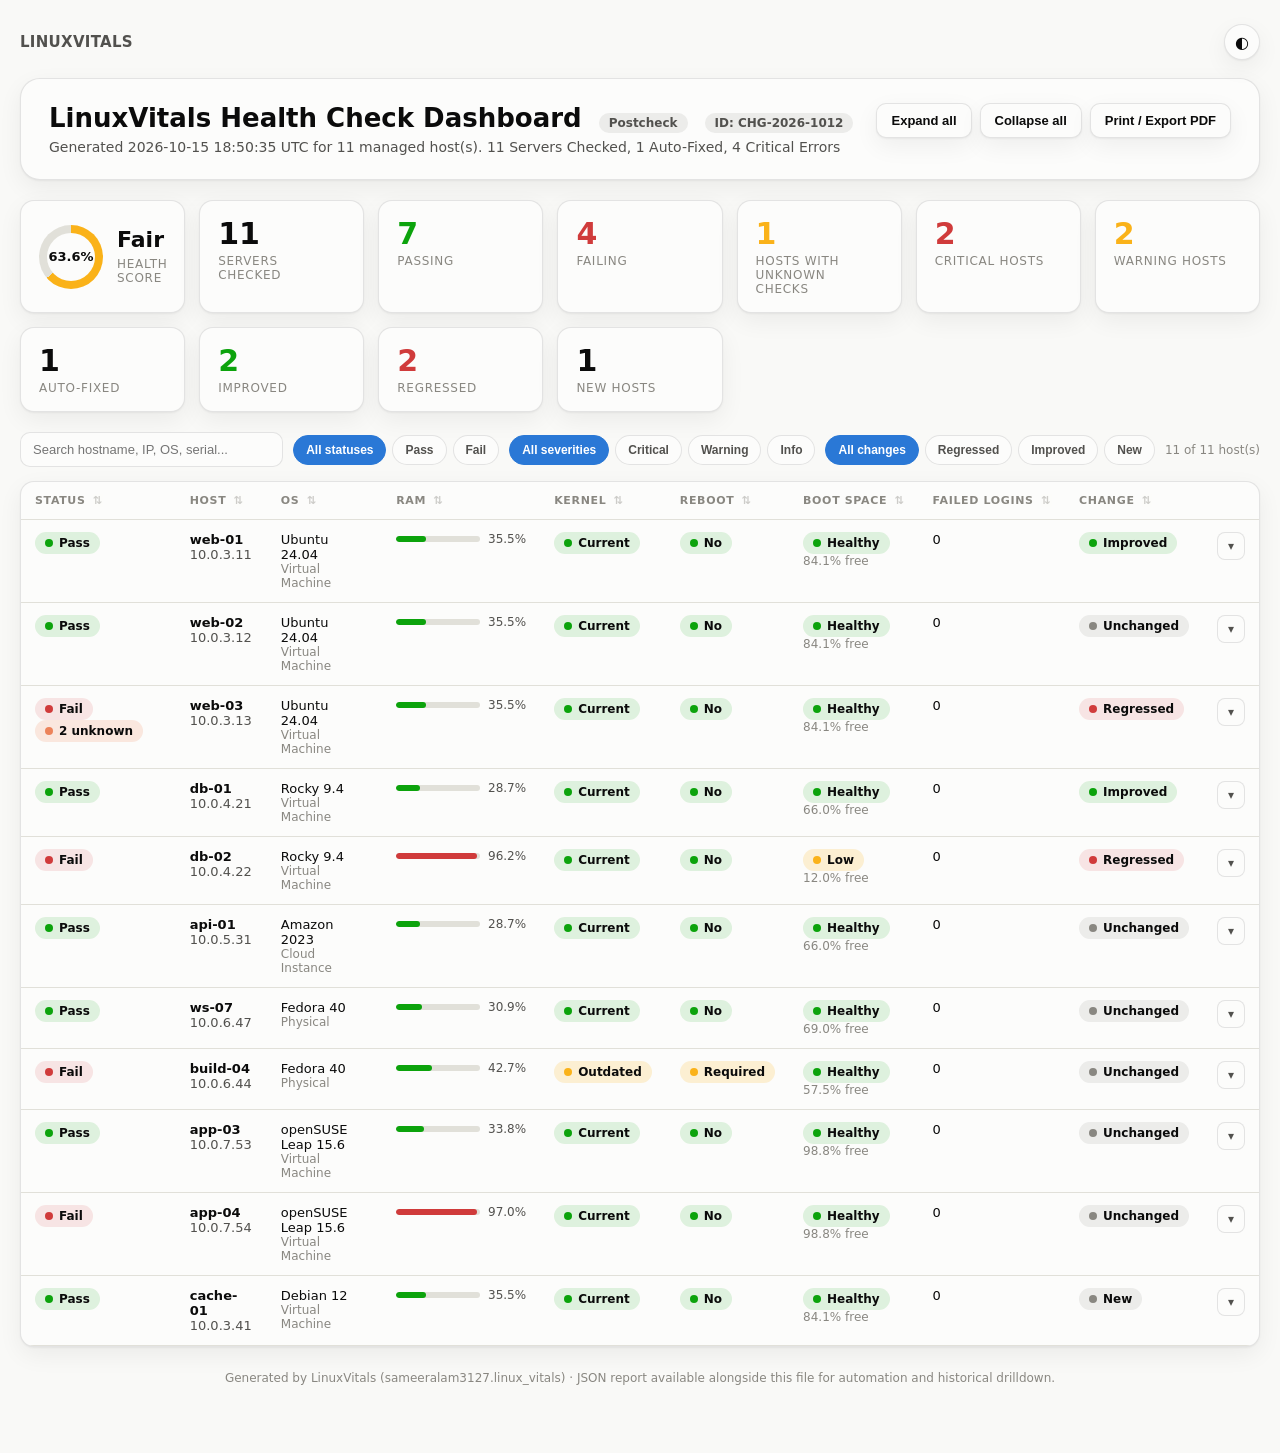
<file: assets/demo-dashboard.html>
<!DOCTYPE html>
<html lang="en">
<head>
<meta charset="UTF-8">
<meta name="viewport" content="width=device-width, initial-scale=1.0">
<title>LinuxVitals Health Check Dashboard</title>
<style>
  :root {
    --surface: #fcfcfb;
    --page: #f9f9f7;
    --ink: #0b0b0b;
    --ink-secondary: #52514e;
    --ink-muted: #898781;
    --line: #e1e0d9;
    --border: rgba(11, 11, 11, 0.10);
    --brand: #2a78d6;
    --good: #0ca30c;
    --warning: #fab219;
    --serious: #ec835a;
    --critical: #d03b3b;
    --good-wash: rgba(12, 163, 12, 0.12);
    --warning-wash: rgba(250, 178, 25, 0.18);
    --serious-wash: rgba(236, 131, 90, 0.18);
    --critical-wash: rgba(208, 59, 59, 0.12);
    --muted-wash: rgba(137, 135, 129, 0.14);
    --shadow: 0 1px 2px rgba(11, 11, 11, 0.05), 0 8px 24px rgba(11, 11, 11, 0.06);
    --radius: 14px;
  }

  @media (prefers-color-scheme: dark) {
    :root {
      --surface: #1a1a19;
      --page: #0d0d0d;
      --ink: #ffffff;
      --ink-secondary: #c3c2b7;
      --ink-muted: #898781;
      --line: #2c2c2a;
      --border: rgba(255, 255, 255, 0.10);
      --brand: #3987e5;
      --good-wash: rgba(12, 163, 12, 0.20);
      --warning-wash: rgba(250, 178, 25, 0.22);
      --serious-wash: rgba(236, 131, 90, 0.22);
      --critical-wash: rgba(208, 59, 59, 0.24);
      --muted-wash: rgba(137, 135, 129, 0.18);
      --shadow: 0 1px 2px rgba(0, 0, 0, 0.4), 0 8px 24px rgba(0, 0, 0, 0.35);
    }
  }

  :root[data-theme="dark"] {
    --surface: #1a1a19;
    --page: #0d0d0d;
    --ink: #ffffff;
    --ink-secondary: #c3c2b7;
    --ink-muted: #898781;
    --line: #2c2c2a;
    --border: rgba(255, 255, 255, 0.10);
    --brand: #3987e5;
    --good-wash: rgba(12, 163, 12, 0.20);
    --warning-wash: rgba(250, 178, 25, 0.22);
    --serious-wash: rgba(236, 131, 90, 0.22);
    --critical-wash: rgba(208, 59, 59, 0.24);
    --muted-wash: rgba(137, 135, 129, 0.18);
    --shadow: 0 1px 2px rgba(0, 0, 0, 0.4), 0 8px 24px rgba(0, 0, 0, 0.35);
  }

  :root[data-theme="light"] {
    --surface: #fcfcfb;
    --page: #f9f9f7;
    --ink: #0b0b0b;
    --ink-secondary: #52514e;
    --ink-muted: #898781;
    --line: #e1e0d9;
    --border: rgba(11, 11, 11, 0.10);
    --brand: #2a78d6;
    --good-wash: rgba(12, 163, 12, 0.12);
    --warning-wash: rgba(250, 178, 25, 0.18);
    --serious-wash: rgba(236, 131, 90, 0.18);
    --critical-wash: rgba(208, 59, 59, 0.12);
    --muted-wash: rgba(137, 135, 129, 0.14);
    --shadow: 0 1px 2px rgba(11, 11, 11, 0.05), 0 8px 24px rgba(11, 11, 11, 0.06);
  }

  * { box-sizing: border-box; }

  html, body {
    margin: 0;
    background: var(--page);
    color: var(--ink);
    font-family: system-ui, -apple-system, "Segoe UI", sans-serif;
  }

  body { padding: 24px 20px 56px; }

  .page { max-width: 1360px; margin: 0 auto; }

  a { color: var(--brand); }

  .topbar {
    display: flex;
    align-items: center;
    justify-content: space-between;
    margin-bottom: 18px;
  }

  .topbar .brand {
    font-weight: 700;
    font-size: 15px;
    letter-spacing: 0.02em;
    color: var(--ink-secondary);
    text-transform: uppercase;
  }

  .icon-btn {
    border: 1px solid var(--border);
    background: var(--surface);
    color: var(--ink);
    border-radius: 999px;
    width: 36px;
    height: 36px;
    font-size: 16px;
    cursor: pointer;
    box-shadow: var(--shadow);
  }

  .hero {
    display: flex;
    align-items: flex-start;
    justify-content: space-between;
    gap: 16px;
    flex-wrap: wrap;
    background: var(--surface);
    border: 1px solid var(--border);
    border-radius: 20px;
    padding: 24px 28px;
    box-shadow: var(--shadow);
    margin-bottom: 20px;
  }

  .hero h1 { margin: 0 0 6px; font-size: 26px; }

  .hero .meta { margin: 0; color: var(--ink-secondary); font-size: 14px; }

  .badge {
    display: inline-flex;
    align-items: center;
    gap: 6px;
    padding: 3px 10px;
    border-radius: 999px;
    font-size: 12px;
    font-weight: 600;
    background: var(--muted-wash);
    color: var(--ink-secondary);
    margin-left: 8px;
  }

  .hero-actions { display: flex; gap: 8px; flex-shrink: 0; }

  .btn {
    border: 1px solid var(--border);
    background: var(--surface);
    color: var(--ink);
    border-radius: 10px;
    padding: 9px 14px;
    font-size: 13px;
    font-weight: 600;
    cursor: pointer;
    box-shadow: var(--shadow);
  }

  .btn:hover { border-color: var(--brand); }

  .kpi-row {
    display: grid;
    grid-template-columns: repeat(auto-fit, minmax(150px, 1fr));
    gap: 14px;
    margin-bottom: 20px;
  }

  .tile {
    background: var(--surface);
    border: 1px solid var(--border);
    border-radius: var(--radius);
    padding: 16px 18px;
    box-shadow: var(--shadow);
  }

  .tile-label {
    font-size: 12px;
    text-transform: uppercase;
    letter-spacing: 0.06em;
    color: var(--ink-muted);
    margin-top: 4px;
  }

  .tile-value {
    font-size: 30px;
    font-weight: 600;
    line-height: 1.1;
  }

  .tile--good .tile-value { color: var(--good); }
  .tile--critical .tile-value { color: var(--critical); }
  .tile--warning .tile-value { color: var(--warning); }

  .tile--score {
    display: flex;
    align-items: center;
    gap: 14px;
  }

  .ring {
    --pct: 0;
    --ring-color: var(--good);
    width: 64px;
    height: 64px;
    border-radius: 50%;
    flex-shrink: 0;
    background: conic-gradient(var(--ring-color) calc(var(--pct) * 1%), var(--line) 0);
    display: flex;
    align-items: center;
    justify-content: center;
  }

  .ring::before {
    content: "";
    position: absolute;
  }

  .ring-inner {
    width: 48px;
    height: 48px;
    border-radius: 50%;
    background: var(--surface);
    display: flex;
    align-items: center;
    justify-content: center;
    font-size: 13px;
    font-weight: 700;
  }

  .score-text .tile-value { font-size: 22px; }

  .toolbar {
    display: flex;
    flex-wrap: wrap;
    align-items: center;
    gap: 10px;
    margin-bottom: 14px;
  }

  #search {
    flex: 1 1 220px;
    padding: 9px 12px;
    border-radius: 10px;
    border: 1px solid var(--border);
    background: var(--surface);
    color: var(--ink);
    font-size: 13px;
  }

  .chips { display: flex; gap: 6px; flex-wrap: wrap; }

  .chip {
    border: 1px solid var(--border);
    background: var(--surface);
    color: var(--ink-secondary);
    border-radius: 999px;
    padding: 7px 12px;
    font-size: 12px;
    font-weight: 600;
    cursor: pointer;
  }

  .chip.is-active {
    background: var(--brand);
    border-color: var(--brand);
    color: #ffffff;
  }

  #visible-count { color: var(--ink-muted); font-size: 12px; margin-left: auto; }

  .table-wrap {
    background: var(--surface);
    border: 1px solid var(--border);
    border-radius: var(--radius);
    box-shadow: var(--shadow);
    overflow-x: auto;
  }

  table { width: 100%; border-collapse: collapse; min-width: 780px; }

  th, td {
    text-align: left;
    padding: 12px 14px;
    border-bottom: 1px solid var(--line);
    vertical-align: top;
    font-size: 13px;
  }

  th {
    color: var(--ink-muted);
    text-transform: uppercase;
    font-size: 11px;
    letter-spacing: 0.06em;
    font-weight: 700;
    cursor: pointer;
    white-space: nowrap;
    user-select: none;
  }

  th:hover { color: var(--ink); }

  th .arrow { opacity: 0.4; margin-left: 3px; }
  th.is-sorted .arrow { opacity: 1; }

  tbody tr.row:hover { background: var(--muted-wash); }

  tbody tr.row.is-hidden,
  tbody tr.detail-row.is-hidden { display: none; }

  tr.detail-row td { background: var(--page); padding: 18px 22px; }

  .pill {
    display: inline-flex;
    align-items: center;
    gap: 6px;
    padding: 4px 10px;
    border-radius: 999px;
    font-size: 12px;
    font-weight: 700;
    white-space: nowrap;
  }

  .dot { width: 8px; height: 8px; border-radius: 50%; flex-shrink: 0; }

  .pill--good { background: var(--good-wash); }
  .pill--good .dot { background: var(--good); }
  .pill--warning { background: var(--warning-wash); }
  .pill--warning .dot { background: var(--warning); }
  .pill--serious { background: var(--serious-wash); }
  .pill--serious .dot { background: var(--serious); }
  .pill--critical { background: var(--critical-wash); }
  .pill--critical .dot { background: var(--critical); }
  .pill--muted { background: var(--muted-wash); }
  .pill--muted .dot { background: var(--ink-muted); }

  .meter { display: flex; align-items: center; gap: 8px; min-width: 130px; }
  .meter-track {
    flex: 1;
    height: 6px;
    border-radius: 999px;
    background: var(--line);
    overflow: hidden;
  }
  .meter-fill { height: 100%; border-radius: 999px; }
  .meter-fill--good { background: var(--good); }
  .meter-fill--warning { background: var(--warning); }
  .meter-fill--critical { background: var(--critical); }
  .meter-value { font-size: 12px; color: var(--ink-secondary); white-space: nowrap; font-variant-numeric: tabular-nums; }

  .host-cell strong { display: block; }
  .host-cell .muted, .muted { color: var(--ink-secondary); }
  .subtle { color: var(--ink-muted); font-size: 12px; }

  .expand-btn {
    border: 1px solid var(--border);
    background: var(--surface);
    color: var(--ink-secondary);
    border-radius: 8px;
    width: 28px;
    height: 28px;
    cursor: pointer;
    font-size: 12px;
  }

  .row.is-expanded .expand-btn { color: var(--brand); border-color: var(--brand); }

  .detail-grid {
    display: grid;
    grid-template-columns: repeat(auto-fit, minmax(230px, 1fr));
    gap: 16px;
  }

  .detail-item strong {
    display: block;
    font-size: 11px;
    letter-spacing: 0.05em;
    text-transform: uppercase;
    color: var(--ink-muted);
    margin-bottom: 4px;
  }

  .detail-item { font-size: 13px; }

  .list { margin: 4px 0 0; padding-left: 16px; }
  .list li { margin-bottom: 2px; }

  .footer {
    text-align: center;
    color: var(--ink-muted);
    font-size: 12px;
    margin-top: 24px;
  }

  .empty-state {
    text-align: center;
    padding: 40px 20px;
    color: var(--ink-muted);
    display: none;
  }

  @media (max-width: 720px) {
    body { padding: 16px 12px 40px; }
    .hero { padding: 18px 18px; }
    table { min-width: 640px; }
  }

  @media print {
    :root { --surface: #ffffff; --page: #ffffff; --ink: #000000; --ink-secondary: #333333; --ink-muted: #555555; --shadow: none; }
    body { padding: 0; }
    .icon-btn, .hero-actions, .toolbar { display: none; }
    .table-wrap { overflow: visible; border: none; box-shadow: none; }
    table { min-width: 0; }
    .tile, .hero, .table-wrap { box-shadow: none; border: 1px solid #ccc; }
  }
</style>
</head>
<body>
<div class="page">
  <div class="topbar">
    <div class="brand">LinuxVitals</div>
    <button class="icon-btn" id="theme-toggle" type="button" title="Toggle light/dark" aria-label="Toggle light/dark theme">&#9680;</button>
  </div>

  <section class="hero">
    <div>
      <h1>LinuxVitals Health Check Dashboard
                <span class="badge">Postcheck</span>
        <span class="badge">ID: CHG-2026-1012</span>              </h1>
      <p class="meta">Generated 2026-10-15 18:50:35 UTC for 11 managed host(s). 11 Servers Checked, 1 Auto-Fixed, 4 Critical Errors</p>
    </div>
    <div class="hero-actions">
      <button class="btn" id="expand-all" type="button">Expand all</button>
      <button class="btn" id="collapse-all" type="button">Collapse all</button>
      <button class="btn" id="print-btn" type="button">Print / Export PDF</button>
    </div>
  </section>  <section class="kpi-row">
        <div class="tile tile--score">
      <div class="ring" style="--pct: 63.6; --ring-color: var(--warning);">
        <div class="ring-inner">63.6%</div>
      </div>
      <div class="score-text">
        <div class="tile-value">Fair</div>
        <div class="tile-label">Health score</div>
      </div>
    </div>
    <div class="tile">
      <div class="tile-value">11</div>
      <div class="tile-label">Servers checked</div>
    </div>
    <div class="tile tile--good">
      <div class="tile-value">7</div>
      <div class="tile-label">Passing</div>
    </div>
    <div class="tile tile--critical">
      <div class="tile-value">4</div>
      <div class="tile-label">Failing</div>
    </div>
    <div class="tile tile--warning">
      <div class="tile-value">1</div>
      <div class="tile-label">Hosts with unknown checks</div>
    </div>
    <div class="tile tile--critical">
      <div class="tile-value">2</div>
      <div class="tile-label">Critical hosts</div>
    </div>
    <div class="tile tile--warning">
      <div class="tile-value">2</div>
      <div class="tile-label">Warning hosts</div>
    </div>
    <div class="tile">
      <div class="tile-value">1</div>
      <div class="tile-label">Auto-fixed</div>
    </div>
        <div class="tile tile--good">
      <div class="tile-value">2</div>
      <div class="tile-label">Improved</div>
    </div>
    <div class="tile tile--critical">
      <div class="tile-value">2</div>
      <div class="tile-label">Regressed</div>
    </div>
    <div class="tile">
      <div class="tile-value">1</div>
      <div class="tile-label">New hosts</div>
    </div>
      </section>

  <section class="toolbar">
    <input id="search" type="search" placeholder="Search hostname, IP, OS, serial...">
    <div class="chips" data-filter-group="status">
      <button class="chip is-active" data-value="all" type="button">All statuses</button>
      <button class="chip" data-value="Pass" type="button">Pass</button>
      <button class="chip" data-value="Fail" type="button">Fail</button>
    </div>
    <div class="chips" data-filter-group="severity">
      <button class="chip is-active" data-value="all" type="button">All severities</button>
      <button class="chip" data-value="critical" type="button">Critical</button>
      <button class="chip" data-value="warning" type="button">Warning</button>
      <button class="chip" data-value="info" type="button">Info</button>
    </div>
        <div class="chips" data-filter-group="comparison">
      <button class="chip is-active" data-value="all" type="button">All changes</button>
      <button class="chip" data-value="regressed" type="button">Regressed</button>
      <button class="chip" data-value="improved" type="button">Improved</button>
      <button class="chip" data-value="new" type="button">New</button>
    </div>
        <span id="visible-count"></span>
  </section>

  <section class="table-wrap">
    <table id="host-table">
      <thead>
        <tr>
          <th data-sort="status">Status <span class="arrow">&#8645;</span></th>
          <th data-sort="hostname">Host <span class="arrow">&#8645;</span></th>
          <th data-sort="os">OS <span class="arrow">&#8645;</span></th>
          <th data-sort="ram">RAM <span class="arrow">&#8645;</span></th>
          <th data-sort="kernel">Kernel <span class="arrow">&#8645;</span></th>
          <th data-sort="reboot">Reboot <span class="arrow">&#8645;</span></th>
          <th data-sort="boot">Boot space <span class="arrow">&#8645;</span></th>
          <th data-sort="logins">Failed logins <span class="arrow">&#8645;</span></th>
          <th data-sort="comparison">Change <span class="arrow">&#8645;</span></th>          <th></th>
        </tr>
      </thead>
      <tbody>
                                                                        <tr class="row"
            id="host-web-01"
            data-status="Pass"
            data-severity="none"
            data-comparison="improved"
            data-search="web-01 10.0.3.11 ubuntu 24.04 debian vmware-42 1a 7c 3e"
            data-sort-status="1"
            data-sort-hostname="web-01"
            data-sort-os="ubuntu 24.04"
            data-sort-ram="35.5"
            data-sort-kernel="1"
            data-sort-reboot="1"
            data-sort-boot="84.1"
            data-sort-logins="0"
            data-sort-comparison="3">
          <td>
            <span class="pill pill--good"><span class="dot"></span>Pass</span>
                      </td>
          <td class="host-cell">
            <strong>web-01</strong>
            <span class="muted">10.0.3.11</span>
          </td>
          <td>
            Ubuntu 24.04
            <div class="subtle">Virtual Machine</div>
          </td>
          <td>
            <div class="meter">
              <div class="meter-track"><div class="meter-fill meter-fill--good" style="width: 35.5%;"></div></div>
              <span class="meter-value">35.5%</span>
            </div>
          </td>
          <td>
                        <span class="pill pill--good"><span class="dot"></span>Current</span>
                      </td>
          <td>
                        <span class="pill pill--good" title="No reboot required (reboot-required-file)"><span class="dot"></span>No</span>
                                  </td>
          <td>
            <span class="pill pill--good"><span class="dot"></span>Healthy</span>
            <div class="subtle">84.1% free</div>
          </td>
          <td>0</td>
                    <td>
                        <span class="pill pill--good"><span class="dot"></span>Improved</span>
                      </td>
                    <td><button class="expand-btn" type="button" data-target="detail-1" aria-expanded="false">&#9662;</button></td>
        </tr>
        <tr class="detail-row is-hidden" id="detail-1">
          <td colspan="10">
            <div class="detail-grid">
              <div class="detail-item">
                <strong>Identity</strong>
                <span>OS family: Debian</span><br>
                <span>Package manager: apt</span><br>
                <span>Log source: journald</span><br>
                <span>Virtualization: VMware</span><br>
                <span>Serial: VMware-42 1a 7c 3e</span>
              </div>
              <div class="detail-item">
                <strong>Uptime &amp; boot</strong>
                <span>Uptime: 2d 3h 7m</span><br>
                <span>Last reboot: 2026-09-24 10:55</span><br>
                <span>Reboot required: No</span><br>
                <span>No reboot required (reboot-required-file)</span>
                              </div>
              <div class="detail-item">
                <strong>Kernel &amp; bootloader</strong>
                <span>Running: 6.8.0-45-generic</span><br>
                <span>Latest installed: 6.8.0-45-generic</span><br>
                <span>Installed: 2026-09-01 04:11:07.000000000 +0000</span><br>
                <span>Default boot entry selects the latest installed kernel</span><br>
                <span>Default entry (grub_default): Not available</span>
              </div>
              <div class="detail-item">
                <strong>Security controls</strong>
                <span>SELinux: not-installed</span><br>
                <span>AppArmor: enabled</span><br>
                <span>Failed logins: 0</span><br>
                <span>Last failed login: No failed login attempts found</span>
              </div>
              <div class="detail-item">
                <strong>Boot partition</strong>
                <span>Mount: /boot</span><br>
                <span>Free: 1538.0 MB / 1829.8 MB (84.1%)</span><br>
                <span>Rescue image: Not available</span>
                              </div>
              <div class="detail-item">
                <strong>Recent log errors (0)</strong>
                                <span class="muted">None in the scan window.</span>
                              </div>
              <div class="detail-item">
                <strong>Kernel/bootloader failures (0)</strong>
                                <span class="muted">None in the audit window.</span>
                              </div>
              <div class="detail-item">
                <strong>Self-healing</strong>
                                <ul class="list"><li>nginx.service: Fixed</li></ul>
                              </div>
              <div class="detail-item">
                <strong>Findings (0)</strong>
                                <span class="muted">No findings -- all checks passed.</span>
                              </div>
                            <div class="detail-item">
                <strong>Change vs. baseline</strong>
                <span>Status: Fail &#8594; Pass</span><br>
                <span>RAM: 88.0% &#8594; 35.5% (-52.5 pts)</span><br>
                <span>Kernel: 6.8.0-45-generic &#8594; 6.8.0-45-generic</span><br>
                <span>Reboot required: Yes &#8594; No</span>
                                                <strong style="margin-top:8px;">Resolved findings</strong>
                <ul class="list"><li>Recent logs contain error or failed entries</li><li>System reboot is required</li><li>Latest installed kernel is not currently running</li><li>Boot partition free space is low</li><li>Recent failed login attempts detected</li></ul>
                              </div>
                          </div>
          </td>
        </tr>
                                                                        <tr class="row"
            id="host-web-02"
            data-status="Pass"
            data-severity="none"
            data-comparison="unchanged"
            data-search="web-02 10.0.3.12 ubuntu 24.04 debian vmware-42 1a 7c 3e"
            data-sort-status="1"
            data-sort-hostname="web-02"
            data-sort-os="ubuntu 24.04"
            data-sort-ram="35.5"
            data-sort-kernel="1"
            data-sort-reboot="1"
            data-sort-boot="84.1"
            data-sort-logins="0"
            data-sort-comparison="2">
          <td>
            <span class="pill pill--good"><span class="dot"></span>Pass</span>
                      </td>
          <td class="host-cell">
            <strong>web-02</strong>
            <span class="muted">10.0.3.12</span>
          </td>
          <td>
            Ubuntu 24.04
            <div class="subtle">Virtual Machine</div>
          </td>
          <td>
            <div class="meter">
              <div class="meter-track"><div class="meter-fill meter-fill--good" style="width: 35.5%;"></div></div>
              <span class="meter-value">35.5%</span>
            </div>
          </td>
          <td>
                        <span class="pill pill--good"><span class="dot"></span>Current</span>
                      </td>
          <td>
                        <span class="pill pill--good" title="No reboot required (reboot-required-file)"><span class="dot"></span>No</span>
                                  </td>
          <td>
            <span class="pill pill--good"><span class="dot"></span>Healthy</span>
            <div class="subtle">84.1% free</div>
          </td>
          <td>0</td>
                    <td>
                        <span class="pill pill--muted"><span class="dot"></span>Unchanged</span>
                      </td>
                    <td><button class="expand-btn" type="button" data-target="detail-2" aria-expanded="false">&#9662;</button></td>
        </tr>
        <tr class="detail-row is-hidden" id="detail-2">
          <td colspan="10">
            <div class="detail-grid">
              <div class="detail-item">
                <strong>Identity</strong>
                <span>OS family: Debian</span><br>
                <span>Package manager: apt</span><br>
                <span>Log source: journald</span><br>
                <span>Virtualization: VMware</span><br>
                <span>Serial: VMware-42 1a 7c 3e</span>
              </div>
              <div class="detail-item">
                <strong>Uptime &amp; boot</strong>
                <span>Uptime: 2d 3h 7m</span><br>
                <span>Last reboot: 2026-09-24 10:55</span><br>
                <span>Reboot required: No</span><br>
                <span>No reboot required (reboot-required-file)</span>
                              </div>
              <div class="detail-item">
                <strong>Kernel &amp; bootloader</strong>
                <span>Running: 6.8.0-45-generic</span><br>
                <span>Latest installed: 6.8.0-45-generic</span><br>
                <span>Installed: 2026-09-01 04:11:07.000000000 +0000</span><br>
                <span>Default boot entry selects the latest installed kernel</span><br>
                <span>Default entry (grub_default): Not available</span>
              </div>
              <div class="detail-item">
                <strong>Security controls</strong>
                <span>SELinux: not-installed</span><br>
                <span>AppArmor: enabled</span><br>
                <span>Failed logins: 0</span><br>
                <span>Last failed login: No failed login attempts found</span>
              </div>
              <div class="detail-item">
                <strong>Boot partition</strong>
                <span>Mount: /boot</span><br>
                <span>Free: 1538.0 MB / 1829.8 MB (84.1%)</span><br>
                <span>Rescue image: Not available</span>
                              </div>
              <div class="detail-item">
                <strong>Recent log errors (0)</strong>
                                <span class="muted">None in the scan window.</span>
                              </div>
              <div class="detail-item">
                <strong>Kernel/bootloader failures (0)</strong>
                                <span class="muted">None in the audit window.</span>
                              </div>
              <div class="detail-item">
                <strong>Self-healing</strong>
                                <span class="muted">No healing actions taken this run.</span>
                              </div>
              <div class="detail-item">
                <strong>Findings (0)</strong>
                                <span class="muted">No findings -- all checks passed.</span>
                              </div>
                            <div class="detail-item">
                <strong>Change vs. baseline</strong>
                <span>Status: Pass &#8594; Pass</span><br>
                <span>RAM: 35.5% &#8594; 35.5% (+0.0 pts)</span><br>
                <span>Kernel: 6.8.0-45-generic &#8594; 6.8.0-45-generic</span><br>
                <span>Reboot required: No &#8594; No</span>
                                              </div>
                          </div>
          </td>
        </tr>
                                                                        <tr class="row"
            id="host-web-03"
            data-status="Fail"
            data-severity="warning"
            data-comparison="regressed"
            data-search="web-03 10.0.3.13 ubuntu 24.04 debian vmware-42 1a 7c 3e"
            data-sort-status="0"
            data-sort-hostname="web-03"
            data-sort-os="ubuntu 24.04"
            data-sort-ram="35.5"
            data-sort-kernel="1"
            data-sort-reboot="1"
            data-sort-boot="84.1"
            data-sort-logins="0"
            data-sort-comparison="0">
          <td>
            <span class="pill pill--critical"><span class="dot"></span>Fail</span>
                        <span class="pill pill--serious" title="Checks that could not run on this host"><span class="dot"></span>2 unknown</span>
                      </td>
          <td class="host-cell">
            <strong>web-03</strong>
            <span class="muted">10.0.3.13</span>
          </td>
          <td>
            Ubuntu 24.04
            <div class="subtle">Virtual Machine</div>
          </td>
          <td>
            <div class="meter">
              <div class="meter-track"><div class="meter-fill meter-fill--good" style="width: 35.5%;"></div></div>
              <span class="meter-value">35.5%</span>
            </div>
          </td>
          <td>
                        <span class="pill pill--good"><span class="dot"></span>Current</span>
                      </td>
          <td>
                        <span class="pill pill--good" title="No reboot required (reboot-required-file)"><span class="dot"></span>No</span>
                                  </td>
          <td>
            <span class="pill pill--good"><span class="dot"></span>Healthy</span>
            <div class="subtle">84.1% free</div>
          </td>
          <td>0</td>
                    <td>
                        <span class="pill pill--critical"><span class="dot"></span>Regressed</span>
                      </td>
                    <td><button class="expand-btn" type="button" data-target="detail-3" aria-expanded="false">&#9662;</button></td>
        </tr>
        <tr class="detail-row is-hidden" id="detail-3">
          <td colspan="10">
            <div class="detail-grid">
              <div class="detail-item">
                <strong>Identity</strong>
                <span>OS family: Debian</span><br>
                <span>Package manager: apt</span><br>
                <span>Log source: journald</span><br>
                <span>Virtualization: VMware</span><br>
                <span>Serial: VMware-42 1a 7c 3e</span>
              </div>
              <div class="detail-item">
                <strong>Uptime &amp; boot</strong>
                <span>Uptime: 2d 3h 7m</span><br>
                <span>Last reboot: 2026-09-24 10:55</span><br>
                <span>Reboot required: No</span><br>
                <span>No reboot required (reboot-required-file)</span>
                              </div>
              <div class="detail-item">
                <strong>Kernel &amp; bootloader</strong>
                <span>Running: 6.8.0-45-generic</span><br>
                <span>Latest installed: 6.8.0-45-generic</span><br>
                <span>Installed: 2026-09-01 04:11:07.000000000 +0000</span><br>
                <span>Default boot entry selects the latest installed kernel</span><br>
                <span>Default entry (grub_default): Not available</span>
              </div>
              <div class="detail-item">
                <strong>Security controls</strong>
                <span>SELinux: not-installed</span><br>
                <span>AppArmor: enabled</span><br>
                <span>Failed logins: 0</span><br>
                <span>Last failed login: No failed login attempts found</span>
              </div>
              <div class="detail-item">
                <strong>Boot partition</strong>
                <span>Mount: /boot</span><br>
                <span>Free: 1538.0 MB / 1829.8 MB (84.1%)</span><br>
                <span>Rescue image: Not available</span>
                              </div>
              <div class="detail-item">
                <strong>Recent log errors (0)</strong>
                                <span class="muted">None in the scan window.</span>
                              </div>
              <div class="detail-item">
                <strong>Kernel/bootloader failures (0)</strong>
                                <span class="muted">None in the audit window.</span>
                              </div>
              <div class="detail-item">
                <strong>Self-healing</strong>
                                <span class="muted">No healing actions taken this run.</span>
                              </div>
              <div class="detail-item">
                <strong>Findings (2)</strong>
                                                <ul class="list">
                                                                                          <li><span class="pill pill--warning"><span class="dot"></span>warning</span> Kernel installation logs could not be inspected <span class="pill pill--serious"><span class="dot"></span>unknown</span> <span class="muted">Could not check: journalctl exited 1: No journal files were opened due to insufficient permissions.</span></li>
                                                                        <li><span class="pill pill--muted"><span class="dot"></span>info</span> Recent logs could not be inspected <span class="pill pill--serious"><span class="dot"></span>unknown</span> <span class="muted">Could not check: journalctl exited 1: No journal files were opened due to insufficient permissions.</span></li>
                                                                                        </ul>
                              </div>
                            <div class="detail-item">
                <strong>Change vs. baseline</strong>
                <span>Status: Pass &#8594; Fail</span><br>
                <span>RAM: 35.5% &#8594; 35.5% (+0.0 pts)</span><br>
                <span>Kernel: 6.8.0-45-generic &#8594; 6.8.0-45-generic</span><br>
                <span>Reboot required: No &#8594; No</span>
                                <br><strong style="margin-top:8px;">New findings</strong>
                <ul class="list"><li>Recent logs could not be inspected</li><li>Kernel installation logs could not be inspected</li></ul>
                                              </div>
                          </div>
          </td>
        </tr>
                                                                        <tr class="row"
            id="host-db-01"
            data-status="Pass"
            data-severity="none"
            data-comparison="improved"
            data-search="db-01 10.0.4.21 rocky 9.4 redhat 3f2a9c1e-5b7d-4e8a-9c21-7d4e5f6a8b90"
            data-sort-status="1"
            data-sort-hostname="db-01"
            data-sort-os="rocky 9.4"
            data-sort-ram="28.7"
            data-sort-kernel="1"
            data-sort-reboot="1"
            data-sort-boot="66.0"
            data-sort-logins="0"
            data-sort-comparison="3">
          <td>
            <span class="pill pill--good"><span class="dot"></span>Pass</span>
                      </td>
          <td class="host-cell">
            <strong>db-01</strong>
            <span class="muted">10.0.4.21</span>
          </td>
          <td>
            Rocky 9.4
            <div class="subtle">Virtual Machine</div>
          </td>
          <td>
            <div class="meter">
              <div class="meter-track"><div class="meter-fill meter-fill--good" style="width: 28.7%;"></div></div>
              <span class="meter-value">28.7%</span>
            </div>
          </td>
          <td>
                        <span class="pill pill--good"><span class="dot"></span>Current</span>
                      </td>
          <td>
                        <span class="pill pill--good" title="No reboot required (needs-restarting)"><span class="dot"></span>No</span>
                                  </td>
          <td>
            <span class="pill pill--good"><span class="dot"></span>Healthy</span>
            <div class="subtle">66.0% free</div>
          </td>
          <td>0</td>
                    <td>
                        <span class="pill pill--good"><span class="dot"></span>Improved</span>
                      </td>
                    <td><button class="expand-btn" type="button" data-target="detail-4" aria-expanded="false">&#9662;</button></td>
        </tr>
        <tr class="detail-row is-hidden" id="detail-4">
          <td colspan="10">
            <div class="detail-grid">
              <div class="detail-item">
                <strong>Identity</strong>
                <span>OS family: RedHat</span><br>
                <span>Package manager: dnf</span><br>
                <span>Log source: journald</span><br>
                <span>Virtualization: kvm</span><br>
                <span>Serial: 3f2a9c1e-5b7d-4e8a-9c21-7d4e5f6a8b90</span>
              </div>
              <div class="detail-item">
                <strong>Uptime &amp; boot</strong>
                <span>Uptime: 6d 0h 1m</span><br>
                <span>Last reboot: 2026-09-20 06:12</span><br>
                <span>Reboot required: No</span><br>
                <span>No reboot required (needs-restarting)</span>
                              </div>
              <div class="detail-item">
                <strong>Kernel &amp; bootloader</strong>
                <span>Running: 5.14.0-427.13.1.el9_4.x86_64</span><br>
                <span>Latest installed: 5.14.0-427.13.1.el9_4.x86_64</span><br>
                <span>Installed: 2026-09-19 22:40:31.000000000 +0000</span><br>
                <span>Default boot entry selects the latest installed kernel</span><br>
                <span>Default entry (grubby): /boot/vmlinuz-5.14.0-427.13.1.el9_4.x86_64</span>
              </div>
              <div class="detail-item">
                <strong>Security controls</strong>
                <span>SELinux: Enforcing</span><br>
                <span>AppArmor: disabled</span><br>
                <span>Failed logins: 0</span><br>
                <span>Last failed login: No failed login attempts found</span>
              </div>
              <div class="detail-item">
                <strong>Boot partition</strong>
                <span>Mount: /boot</span><br>
                <span>Free: 669.0 MB / 1014.0 MB (66.0%)</span><br>
                <span>Rescue image: Available</span>
                                <ul class="list"><li>/boot/initramfs-0-rescue-3f2a9c1e5b7d4e8a9c217d4e5f6a8b90.img</li><li>/boot/vmlinuz-0-rescue-3f2a9c1e5b7d4e8a9c217d4e5f6a8b90</li></ul>
                              </div>
              <div class="detail-item">
                <strong>Recent log errors (0)</strong>
                                <span class="muted">None in the scan window.</span>
                              </div>
              <div class="detail-item">
                <strong>Kernel/bootloader failures (0)</strong>
                                <span class="muted">None in the audit window.</span>
                              </div>
              <div class="detail-item">
                <strong>Self-healing</strong>
                                <span class="muted">No healing actions taken this run.</span>
                              </div>
              <div class="detail-item">
                <strong>Findings (0)</strong>
                                <span class="muted">No findings -- all checks passed.</span>
                              </div>
                            <div class="detail-item">
                <strong>Change vs. baseline</strong>
                <span>Status: Fail &#8594; Pass</span><br>
                <span>RAM: 85.0% &#8594; 28.7% (-56.3 pts)</span><br>
                <span>Kernel: 5.14.0-427.13.1.el9_4.x86_64 &#8594; 5.14.0-427.13.1.el9_4.x86_64</span><br>
                <span>Reboot required: Yes &#8594; No</span>
                                                <strong style="margin-top:8px;">Resolved findings</strong>
                <ul class="list"><li>System reboot is required</li><li>Latest installed kernel is not currently running</li><li>Recent failed login attempts detected</li></ul>
                              </div>
                          </div>
          </td>
        </tr>
                                                                        <tr class="row"
            id="host-db-02"
            data-status="Fail"
            data-severity="critical"
            data-comparison="regressed"
            data-search="db-02 10.0.4.22 rocky 9.4 redhat 7c9e1b2a-44d0-4f3e-8a61-0b2c3d4e5f60"
            data-sort-status="0"
            data-sort-hostname="db-02"
            data-sort-os="rocky 9.4"
            data-sort-ram="96.2"
            data-sort-kernel="1"
            data-sort-reboot="1"
            data-sort-boot="12.0"
            data-sort-logins="0"
            data-sort-comparison="0">
          <td>
            <span class="pill pill--critical"><span class="dot"></span>Fail</span>
                      </td>
          <td class="host-cell">
            <strong>db-02</strong>
            <span class="muted">10.0.4.22</span>
          </td>
          <td>
            Rocky 9.4
            <div class="subtle">Virtual Machine</div>
          </td>
          <td>
            <div class="meter">
              <div class="meter-track"><div class="meter-fill meter-fill--critical" style="width: 96.2%;"></div></div>
              <span class="meter-value">96.2%</span>
            </div>
          </td>
          <td>
                        <span class="pill pill--good"><span class="dot"></span>Current</span>
                      </td>
          <td>
                        <span class="pill pill--good" title="No reboot required (needs-restarting)"><span class="dot"></span>No</span>
                                  </td>
          <td>
            <span class="pill pill--warning"><span class="dot"></span>Low</span>
            <div class="subtle">12.0% free</div>
          </td>
          <td>0</td>
                    <td>
                        <span class="pill pill--critical"><span class="dot"></span>Regressed</span>
                      </td>
                    <td><button class="expand-btn" type="button" data-target="detail-5" aria-expanded="false">&#9662;</button></td>
        </tr>
        <tr class="detail-row is-hidden" id="detail-5">
          <td colspan="10">
            <div class="detail-grid">
              <div class="detail-item">
                <strong>Identity</strong>
                <span>OS family: RedHat</span><br>
                <span>Package manager: dnf</span><br>
                <span>Log source: journald</span><br>
                <span>Virtualization: kvm</span><br>
                <span>Serial: 7c9e1b2a-44d0-4f3e-8a61-0b2c3d4e5f60</span>
              </div>
              <div class="detail-item">
                <strong>Uptime &amp; boot</strong>
                <span>Uptime: 7d 0h 0m</span><br>
                <span>Last reboot: 2026-09-19 14:02</span><br>
                <span>Reboot required: No</span><br>
                <span>No reboot required (needs-restarting)</span>
                              </div>
              <div class="detail-item">
                <strong>Kernel &amp; bootloader</strong>
                <span>Running: 5.14.0-427.13.1.el9_4.x86_64</span><br>
                <span>Latest installed: 5.14.0-427.13.1.el9_4.x86_64</span><br>
                <span>Installed: 2026-09-19 13:40:31.000000000 +0000</span><br>
                <span>Default boot entry does not select the latest installed kernel</span><br>
                <span>Default entry (grubby): /boot/vmlinuz-5.14.0-362.8.1.el9_3.x86_64</span>
              </div>
              <div class="detail-item">
                <strong>Security controls</strong>
                <span>SELinux: Disabled</span><br>
                <span>AppArmor: disabled</span><br>
                <span>Failed logins: 0</span><br>
                <span>Last failed login: No failed login attempts found</span>
              </div>
              <div class="detail-item">
                <strong>Boot partition</strong>
                <span>Mount: /boot</span><br>
                <span>Free: 122.0 MB / 1014.0 MB (12.0%)</span><br>
                <span>Rescue image: Not available</span>
                              </div>
              <div class="detail-item">
                <strong>Recent log errors (0)</strong>
                                <span class="muted">None in the scan window.</span>
                              </div>
              <div class="detail-item">
                <strong>Kernel/bootloader failures (2)</strong>
                                <ul class="list"><li>2026-09-24T01:02:03+0000 db-02 dracut[4410]: dracut-install: Failed to find module &#39;xfs&#39;</li><li>2026-09-24T01:02:05+0000 db-02 kernel-install[4402]: /usr/lib/kernel/install.d/50-dracut.install failed with exit status 1.</li></ul>
                              </div>
              <div class="detail-item">
                <strong>Self-healing</strong>
                                <span class="muted">No healing actions taken this run.</span>
                              </div>
              <div class="detail-item">
                <strong>Findings (7)</strong>
                                                <ul class="list">
                                                      <li><span class="pill pill--critical"><span class="dot"></span>critical</span> RAM usage is critical</li>
                                                                        <li><span class="pill pill--warning"><span class="dot"></span>warning</span> sssd is not active</li>
                                    <li><span class="pill pill--warning"><span class="dot"></span>warning</span> Time synchronization service is not active</li>
                                    <li><span class="pill pill--warning"><span class="dot"></span>warning</span> Default boot entry does not select the latest installed kernel</li>
                                    <li><span class="pill pill--warning"><span class="dot"></span>warning</span> Boot partition free space is low</li>
                                    <li><span class="pill pill--warning"><span class="dot"></span>warning</span> Kernel installation or bootloader related failures found in logs</li>
                                    <li><span class="pill pill--warning"><span class="dot"></span>warning</span> SELinux is disabled or unavailable</li>
                                                                                                                            </ul>
                              </div>
                            <div class="detail-item">
                <strong>Change vs. baseline</strong>
                <span>Status: Pass &#8594; Fail</span><br>
                <span>RAM: 28.7% &#8594; 96.2% (+67.5 pts)</span><br>
                <span>Kernel: 5.14.0-427.13.1.el9_4.x86_64 &#8594; 5.14.0-427.13.1.el9_4.x86_64</span><br>
                <span>Reboot required: No &#8594; No</span>
                                <br><strong style="margin-top:8px;">New findings</strong>
                <ul class="list"><li>RAM usage is critical</li><li>sssd is not active</li><li>Time synchronization service is not active</li><li>Default boot entry does not select the latest installed kernel</li><li>Boot partition free space is low</li><li>Kernel installation or bootloader related failures found in logs</li><li>SELinux is disabled or unavailable</li></ul>
                                              </div>
                          </div>
          </td>
        </tr>
                                                                        <tr class="row"
            id="host-api-01"
            data-status="Pass"
            data-severity="none"
            data-comparison="unchanged"
            data-search="api-01 10.0.5.31 amazon 2023 redhat 3f2a9c1e-5b7d-4e8a-9c21-7d4e5f6a8b90"
            data-sort-status="1"
            data-sort-hostname="api-01"
            data-sort-os="amazon 2023"
            data-sort-ram="28.7"
            data-sort-kernel="1"
            data-sort-reboot="1"
            data-sort-boot="66.0"
            data-sort-logins="0"
            data-sort-comparison="2">
          <td>
            <span class="pill pill--good"><span class="dot"></span>Pass</span>
                      </td>
          <td class="host-cell">
            <strong>api-01</strong>
            <span class="muted">10.0.5.31</span>
          </td>
          <td>
            Amazon 2023
            <div class="subtle">Cloud Instance</div>
          </td>
          <td>
            <div class="meter">
              <div class="meter-track"><div class="meter-fill meter-fill--good" style="width: 28.7%;"></div></div>
              <span class="meter-value">28.7%</span>
            </div>
          </td>
          <td>
                        <span class="pill pill--good"><span class="dot"></span>Current</span>
                      </td>
          <td>
                        <span class="pill pill--good" title="No reboot required (needs-restarting)"><span class="dot"></span>No</span>
                                  </td>
          <td>
            <span class="pill pill--good"><span class="dot"></span>Healthy</span>
            <div class="subtle">66.0% free</div>
          </td>
          <td>0</td>
                    <td>
                        <span class="pill pill--muted"><span class="dot"></span>Unchanged</span>
                      </td>
                    <td><button class="expand-btn" type="button" data-target="detail-6" aria-expanded="false">&#9662;</button></td>
        </tr>
        <tr class="detail-row is-hidden" id="detail-6">
          <td colspan="10">
            <div class="detail-grid">
              <div class="detail-item">
                <strong>Identity</strong>
                <span>OS family: RedHat</span><br>
                <span>Package manager: dnf</span><br>
                <span>Log source: journald</span><br>
                <span>Virtualization: kvm</span><br>
                <span>Serial: 3f2a9c1e-5b7d-4e8a-9c21-7d4e5f6a8b90</span>
              </div>
              <div class="detail-item">
                <strong>Uptime &amp; boot</strong>
                <span>Uptime: 6d 0h 1m</span><br>
                <span>Last reboot: 2026-09-20 06:12</span><br>
                <span>Reboot required: No</span><br>
                <span>No reboot required (needs-restarting)</span>
                              </div>
              <div class="detail-item">
                <strong>Kernel &amp; bootloader</strong>
                <span>Running: 6.1.112-122.189.amzn2023.x86_64</span><br>
                <span>Latest installed: 6.1.112-122.189.amzn2023.x86_64</span><br>
                <span>Installed: 2026-09-19 22:40:31.000000000 +0000</span><br>
                <span>Default boot entry selects the latest installed kernel</span><br>
                <span>Default entry (grubby): /boot/vmlinuz-6.1.112-122.189.amzn2023.x86_64</span>
              </div>
              <div class="detail-item">
                <strong>Security controls</strong>
                <span>SELinux: Permissive</span><br>
                <span>AppArmor: disabled</span><br>
                <span>Failed logins: 0</span><br>
                <span>Last failed login: No failed login attempts found</span>
              </div>
              <div class="detail-item">
                <strong>Boot partition</strong>
                <span>Mount: /boot</span><br>
                <span>Free: 669.0 MB / 1014.0 MB (66.0%)</span><br>
                <span>Rescue image: Available</span>
                                <ul class="list"><li>/boot/initramfs-0-rescue-3f2a9c1e5b7d4e8a9c217d4e5f6a8b90.img</li><li>/boot/vmlinuz-0-rescue-3f2a9c1e5b7d4e8a9c217d4e5f6a8b90</li></ul>
                              </div>
              <div class="detail-item">
                <strong>Recent log errors (0)</strong>
                                <span class="muted">None in the scan window.</span>
                              </div>
              <div class="detail-item">
                <strong>Kernel/bootloader failures (0)</strong>
                                <span class="muted">None in the audit window.</span>
                              </div>
              <div class="detail-item">
                <strong>Self-healing</strong>
                                <span class="muted">No healing actions taken this run.</span>
                              </div>
              <div class="detail-item">
                <strong>Findings (0)</strong>
                                <span class="muted">No findings -- all checks passed.</span>
                              </div>
                            <div class="detail-item">
                <strong>Change vs. baseline</strong>
                <span>Status: Pass &#8594; Pass</span><br>
                <span>RAM: 28.7% &#8594; 28.7% (+0.0 pts)</span><br>
                <span>Kernel: 6.1.112-122.189.amzn2023.x86_64 &#8594; 6.1.112-122.189.amzn2023.x86_64</span><br>
                <span>Reboot required: No &#8594; No</span>
                                              </div>
                          </div>
          </td>
        </tr>
                                                                        <tr class="row"
            id="host-ws-07"
            data-status="Pass"
            data-severity="none"
            data-comparison="unchanged"
            data-search="ws-07 10.0.6.47 fedora 40 redhat pf3kx9qz"
            data-sort-status="1"
            data-sort-hostname="ws-07"
            data-sort-os="fedora 40"
            data-sort-ram="30.9"
            data-sort-kernel="1"
            data-sort-reboot="1"
            data-sort-boot="69.0"
            data-sort-logins="0"
            data-sort-comparison="2">
          <td>
            <span class="pill pill--good"><span class="dot"></span>Pass</span>
                      </td>
          <td class="host-cell">
            <strong>ws-07</strong>
            <span class="muted">10.0.6.47</span>
          </td>
          <td>
            Fedora 40
            <div class="subtle">Physical</div>
          </td>
          <td>
            <div class="meter">
              <div class="meter-track"><div class="meter-fill meter-fill--good" style="width: 30.9%;"></div></div>
              <span class="meter-value">30.9%</span>
            </div>
          </td>
          <td>
                        <span class="pill pill--good"><span class="dot"></span>Current</span>
                      </td>
          <td>
                        <span class="pill pill--good" title="No reboot required (dnf-needs-restarting)"><span class="dot"></span>No</span>
                                  </td>
          <td>
            <span class="pill pill--good"><span class="dot"></span>Healthy</span>
            <div class="subtle">69.0% free</div>
          </td>
          <td>0</td>
                    <td>
                        <span class="pill pill--muted"><span class="dot"></span>Unchanged</span>
                      </td>
                    <td><button class="expand-btn" type="button" data-target="detail-7" aria-expanded="false">&#9662;</button></td>
        </tr>
        <tr class="detail-row is-hidden" id="detail-7">
          <td colspan="10">
            <div class="detail-grid">
              <div class="detail-item">
                <strong>Identity</strong>
                <span>OS family: RedHat</span><br>
                <span>Package manager: dnf</span><br>
                <span>Log source: journald</span><br>
                <span>Virtualization: NA</span><br>
                <span>Serial: PF3KX9QZ</span>
              </div>
              <div class="detail-item">
                <strong>Uptime &amp; boot</strong>
                <span>Uptime: 0d 12h 1m</span><br>
                <span>Last reboot: 2026-09-26 02:01</span><br>
                <span>Reboot required: No</span><br>
                <span>No reboot required (dnf-needs-restarting)</span>
                              </div>
              <div class="detail-item">
                <strong>Kernel &amp; bootloader</strong>
                <span>Running: 6.10.10-200.fc40.x86_64</span><br>
                <span>Latest installed: 6.10.10-200.fc40.x86_64</span><br>
                <span>Installed: 2026-09-22 18:03:55.000000000 +0000</span><br>
                <span>Default boot entry selects the latest installed kernel</span><br>
                <span>Default entry (grubenv): 8f2c1d4e5a6b7c8d9e0f1a2b3c4d5e6f-6.10.10-200.fc40.x86_64</span>
              </div>
              <div class="detail-item">
                <strong>Security controls</strong>
                <span>SELinux: Enforcing</span><br>
                <span>AppArmor: disabled</span><br>
                <span>Failed logins: 0</span><br>
                <span>Last failed login: No failed login attempts found</span>
              </div>
              <div class="detail-item">
                <strong>Boot partition</strong>
                <span>Mount: /boot</span><br>
                <span>Free: 672.0 MB / 973.4 MB (69.0%)</span><br>
                <span>Rescue image: Available</span>
                                <ul class="list"><li>/boot/initramfs-0-rescue-8f2c1d4e5a6b7c8d9e0f1a2b3c4d5e6f.img</li></ul>
                              </div>
              <div class="detail-item">
                <strong>Recent log errors (0)</strong>
                                <span class="muted">None in the scan window.</span>
                              </div>
              <div class="detail-item">
                <strong>Kernel/bootloader failures (0)</strong>
                                <span class="muted">None in the audit window.</span>
                              </div>
              <div class="detail-item">
                <strong>Self-healing</strong>
                                <span class="muted">No healing actions taken this run.</span>
                              </div>
              <div class="detail-item">
                <strong>Findings (0)</strong>
                                <span class="muted">No findings -- all checks passed.</span>
                              </div>
                            <div class="detail-item">
                <strong>Change vs. baseline</strong>
                <span>Status: Pass &#8594; Pass</span><br>
                <span>RAM: 30.9% &#8594; 30.9% (+0.0 pts)</span><br>
                <span>Kernel: 6.10.10-200.fc40.x86_64 &#8594; 6.10.10-200.fc40.x86_64</span><br>
                <span>Reboot required: No &#8594; No</span>
                                              </div>
                          </div>
          </td>
        </tr>
                                                                        <tr class="row"
            id="host-build-04"
            data-status="Fail"
            data-severity="warning"
            data-comparison="unchanged"
            data-search="build-04 10.0.6.44 fedora 40 redhat pf3kx9qz"
            data-sort-status="0"
            data-sort-hostname="build-04"
            data-sort-os="fedora 40"
            data-sort-ram="42.7"
            data-sort-kernel="0"
            data-sort-reboot="0"
            data-sort-boot="57.5"
            data-sort-logins="0"
            data-sort-comparison="2">
          <td>
            <span class="pill pill--critical"><span class="dot"></span>Fail</span>
                      </td>
          <td class="host-cell">
            <strong>build-04</strong>
            <span class="muted">10.0.6.44</span>
          </td>
          <td>
            Fedora 40
            <div class="subtle">Physical</div>
          </td>
          <td>
            <div class="meter">
              <div class="meter-track"><div class="meter-fill meter-fill--good" style="width: 42.7%;"></div></div>
              <span class="meter-value">42.7%</span>
            </div>
          </td>
          <td>
                        <span class="pill pill--warning"><span class="dot"></span>Outdated</span>
                      </td>
          <td>
                        <span class="pill pill--warning" title="Reboot required (dnf-needs-restarting): Reboot is required to fully utilize these updates."><span class="dot"></span>Required</span>
                                  </td>
          <td>
            <span class="pill pill--good"><span class="dot"></span>Healthy</span>
            <div class="subtle">57.5% free</div>
          </td>
          <td>0</td>
                    <td>
                        <span class="pill pill--muted"><span class="dot"></span>Unchanged</span>
                      </td>
                    <td><button class="expand-btn" type="button" data-target="detail-8" aria-expanded="false">&#9662;</button></td>
        </tr>
        <tr class="detail-row is-hidden" id="detail-8">
          <td colspan="10">
            <div class="detail-grid">
              <div class="detail-item">
                <strong>Identity</strong>
                <span>OS family: RedHat</span><br>
                <span>Package manager: dnf</span><br>
                <span>Log source: journald</span><br>
                <span>Virtualization: NA</span><br>
                <span>Serial: PF3KX9QZ</span>
              </div>
              <div class="detail-item">
                <strong>Uptime &amp; boot</strong>
                <span>Uptime: 14d 0h 0m</span><br>
                <span>Last reboot: 2026-09-12 08:30</span><br>
                <span>Reboot required: Yes</span><br>
                <span>Reboot required (dnf-needs-restarting): Reboot is required to fully utilize these updates.</span>
                              </div>
              <div class="detail-item">
                <strong>Kernel &amp; bootloader</strong>
                <span>Running: 6.10.10-200.fc40.x86_64</span><br>
                <span>Latest installed: 6.10.12-200.fc40.x86_64</span><br>
                <span>Installed: 2026-09-25 20:12:41.000000000 +0000</span><br>
                <span>Default boot entry selects the latest installed kernel</span><br>
                <span>Default entry (grubenv): 8f2c1d4e5a6b7c8d9e0f1a2b3c4d5e6f-6.10.12-200.fc40.x86_64</span>
              </div>
              <div class="detail-item">
                <strong>Security controls</strong>
                <span>SELinux: Enforcing</span><br>
                <span>AppArmor: disabled</span><br>
                <span>Failed logins: 0</span><br>
                <span>Last failed login: No failed login attempts found</span>
              </div>
              <div class="detail-item">
                <strong>Boot partition</strong>
                <span>Mount: /boot</span><br>
                <span>Free: 560.0 MB / 973.4 MB (57.5%)</span><br>
                <span>Rescue image: Available</span>
                                <ul class="list"><li>/boot/initramfs-0-rescue-8f2c1d4e5a6b7c8d9e0f1a2b3c4d5e6f.img</li></ul>
                              </div>
              <div class="detail-item">
                <strong>Recent log errors (2)</strong>
                                <ul class="list"><li>2026-09-26T13:50:11+0000 ws-07 gnome-shell[2210]: Failed to set CRTC gamma: No such file or directory</li><li>2026-09-26T13:51:03+0000 ws-07 pipewire[1988]: spa.alsa: hw:0: snd_pcm_open error: Device or resource busy</li></ul>
                              </div>
              <div class="detail-item">
                <strong>Kernel/bootloader failures (0)</strong>
                                <span class="muted">None in the audit window.</span>
                              </div>
              <div class="detail-item">
                <strong>Self-healing</strong>
                                <span class="muted">No healing actions taken this run.</span>
                              </div>
              <div class="detail-item">
                <strong>Findings (3)</strong>
                                                <ul class="list">
                                                                                          <li><span class="pill pill--warning"><span class="dot"></span>warning</span> System reboot is required</li>
                                    <li><span class="pill pill--warning"><span class="dot"></span>warning</span> Latest installed kernel is not currently running</li>
                                                                        <li><span class="pill pill--muted"><span class="dot"></span>info</span> Recent logs contain error or failed entries</li>
                                                                                        </ul>
                              </div>
                            <div class="detail-item">
                <strong>Change vs. baseline</strong>
                <span>Status: Fail &#8594; Fail</span><br>
                <span>RAM: 42.7% &#8594; 42.7% (+0.0 pts)</span><br>
                <span>Kernel: 6.10.10-200.fc40.x86_64 &#8594; 6.10.10-200.fc40.x86_64</span><br>
                <span>Reboot required: Yes &#8594; Yes</span>
                                              </div>
                          </div>
          </td>
        </tr>
                                                                        <tr class="row"
            id="host-app-03"
            data-status="Pass"
            data-severity="none"
            data-comparison="unchanged"
            data-search="app-03 10.0.7.53 opensuse leap 15.6 suse 5b2d8e1f-0a9c-4d7e-b3f2-6c1a9e8d7f40"
            data-sort-status="1"
            data-sort-hostname="app-03"
            data-sort-os="opensuse leap 15.6"
            data-sort-ram="33.8"
            data-sort-kernel="1"
            data-sort-reboot="1"
            data-sort-boot="98.8"
            data-sort-logins="0"
            data-sort-comparison="2">
          <td>
            <span class="pill pill--good"><span class="dot"></span>Pass</span>
                      </td>
          <td class="host-cell">
            <strong>app-03</strong>
            <span class="muted">10.0.7.53</span>
          </td>
          <td>
            openSUSE Leap 15.6
            <div class="subtle">Virtual Machine</div>
          </td>
          <td>
            <div class="meter">
              <div class="meter-track"><div class="meter-fill meter-fill--good" style="width: 33.8%;"></div></div>
              <span class="meter-value">33.8%</span>
            </div>
          </td>
          <td>
                        <span class="pill pill--good"><span class="dot"></span>Current</span>
                      </td>
          <td>
                        <span class="pill pill--good" title="No reboot required (zypper-needs-rebooting)"><span class="dot"></span>No</span>
                                  </td>
          <td>
            <span class="pill pill--good"><span class="dot"></span>Healthy</span>
            <div class="subtle">98.8% free</div>
          </td>
          <td>0</td>
                    <td>
                        <span class="pill pill--muted"><span class="dot"></span>Unchanged</span>
                      </td>
                    <td><button class="expand-btn" type="button" data-target="detail-9" aria-expanded="false">&#9662;</button></td>
        </tr>
        <tr class="detail-row is-hidden" id="detail-9">
          <td colspan="10">
            <div class="detail-grid">
              <div class="detail-item">
                <strong>Identity</strong>
                <span>OS family: Suse</span><br>
                <span>Package manager: zypper</span><br>
                <span>Log source: journald</span><br>
                <span>Virtualization: kvm</span><br>
                <span>Serial: 5b2d8e1f-0a9c-4d7e-b3f2-6c1a9e8d7f40</span>
              </div>
              <div class="detail-item">
                <strong>Uptime &amp; boot</strong>
                <span>Uptime: 11d 0h 0m</span><br>
                <span>Last reboot: 2026-09-15 10:02</span><br>
                <span>Reboot required: No</span><br>
                <span>No reboot required (zypper-needs-rebooting)</span>
                              </div>
              <div class="detail-item">
                <strong>Kernel &amp; bootloader</strong>
                <span>Running: 6.4.0-150600.23.22-default</span><br>
                <span>Latest installed: 6.4.0-150600.23.22-default</span><br>
                <span>Installed: 2026-09-10 07:18:02.000000000 +0000</span><br>
                <span>Default boot entry selects the latest installed kernel</span><br>
                <span>Default entry (grubenv): openSUSE Leap 15.6</span>
              </div>
              <div class="detail-item">
                <strong>Security controls</strong>
                <span>SELinux: not-installed</span><br>
                <span>AppArmor: enabled</span><br>
                <span>Failed logins: 0</span><br>
                <span>Last failed login: No failed login attempts found</span>
              </div>
              <div class="detail-item">
                <strong>Boot partition</strong>
                <span>Mount: /boot/efi</span><br>
                <span>Free: 504.7 MB / 511.0 MB (98.8%)</span><br>
                <span>Rescue image: Not available</span>
                              </div>
              <div class="detail-item">
                <strong>Recent log errors (0)</strong>
                                <span class="muted">None in the scan window.</span>
                              </div>
              <div class="detail-item">
                <strong>Kernel/bootloader failures (0)</strong>
                                <span class="muted">None in the audit window.</span>
                              </div>
              <div class="detail-item">
                <strong>Self-healing</strong>
                                <span class="muted">No healing actions taken this run.</span>
                              </div>
              <div class="detail-item">
                <strong>Findings (0)</strong>
                                <span class="muted">No findings -- all checks passed.</span>
                              </div>
                            <div class="detail-item">
                <strong>Change vs. baseline</strong>
                <span>Status: Pass &#8594; Pass</span><br>
                <span>RAM: 33.8% &#8594; 33.8% (+0.0 pts)</span><br>
                <span>Kernel: 6.4.0-150600.23.22-default &#8594; 6.4.0-150600.23.22-default</span><br>
                <span>Reboot required: No &#8594; No</span>
                                              </div>
                          </div>
          </td>
        </tr>
                                                                        <tr class="row"
            id="host-app-04"
            data-status="Fail"
            data-severity="critical"
            data-comparison="unchanged"
            data-search="app-04 10.0.7.54 opensuse leap 15.6 suse 9d4c7b2e-1f3a-4e6d-8c5b-2a7f0e9d1c30"
            data-sort-status="0"
            data-sort-hostname="app-04"
            data-sort-os="opensuse leap 15.6"
            data-sort-ram="97.0"
            data-sort-kernel="1"
            data-sort-reboot="1"
            data-sort-boot="98.8"
            data-sort-logins="0"
            data-sort-comparison="2">
          <td>
            <span class="pill pill--critical"><span class="dot"></span>Fail</span>
                      </td>
          <td class="host-cell">
            <strong>app-04</strong>
            <span class="muted">10.0.7.54</span>
          </td>
          <td>
            openSUSE Leap 15.6
            <div class="subtle">Virtual Machine</div>
          </td>
          <td>
            <div class="meter">
              <div class="meter-track"><div class="meter-fill meter-fill--critical" style="width: 97.0%;"></div></div>
              <span class="meter-value">97.0%</span>
            </div>
          </td>
          <td>
                        <span class="pill pill--good"><span class="dot"></span>Current</span>
                      </td>
          <td>
                        <span class="pill pill--good" title="No reboot required (zypper-needs-rebooting)"><span class="dot"></span>No</span>
                                  </td>
          <td>
            <span class="pill pill--good"><span class="dot"></span>Healthy</span>
            <div class="subtle">98.8% free</div>
          </td>
          <td>0</td>
                    <td>
                        <span class="pill pill--muted"><span class="dot"></span>Unchanged</span>
                      </td>
                    <td><button class="expand-btn" type="button" data-target="detail-10" aria-expanded="false">&#9662;</button></td>
        </tr>
        <tr class="detail-row is-hidden" id="detail-10">
          <td colspan="10">
            <div class="detail-grid">
              <div class="detail-item">
                <strong>Identity</strong>
                <span>OS family: Suse</span><br>
                <span>Package manager: zypper</span><br>
                <span>Log source: journald</span><br>
                <span>Virtualization: kvm</span><br>
                <span>Serial: 9d4c7b2e-1f3a-4e6d-8c5b-2a7f0e9d1c30</span>
              </div>
              <div class="detail-item">
                <strong>Uptime &amp; boot</strong>
                <span>Uptime: 3d 0h 0m</span><br>
                <span>Last reboot: 2026-09-23 14:02</span><br>
                <span>Reboot required: No</span><br>
                <span>No reboot required (zypper-needs-rebooting)</span>
                              </div>
              <div class="detail-item">
                <strong>Kernel &amp; bootloader</strong>
                <span>Running: 6.4.0-150600.23.22-default</span><br>
                <span>Latest installed: 6.4.0-150600.23.22-default</span><br>
                <span>Installed: 2026-09-10 07:18:02.000000000 +0000</span><br>
                <span>Bootloader default kernel validation is not available on this host</span><br>
                <span>Default entry (unavailable): Not available</span>
              </div>
              <div class="detail-item">
                <strong>Security controls</strong>
                <span>SELinux: not-installed</span><br>
                <span>AppArmor: enabled</span><br>
                <span>Failed logins: 0</span><br>
                <span>Last failed login: No failed login attempts found</span>
              </div>
              <div class="detail-item">
                <strong>Boot partition</strong>
                <span>Mount: /boot/efi</span><br>
                <span>Free: 504.7 MB / 511.0 MB (98.8%)</span><br>
                <span>Rescue image: Not available</span>
                              </div>
              <div class="detail-item">
                <strong>Recent log errors (1)</strong>
                                <ul class="list"><li>2026-09-26T13:30:00+0000 app-04 zypper[4412]: error: Download (curl) error for &#39;https://download.opensuse.org/update/leap/15.6/oss/repodata/repomd.xml&#39;</li></ul>
                              </div>
              <div class="detail-item">
                <strong>Kernel/bootloader failures (1)</strong>
                                <ul class="list"><li>2026-09-24T07:18:10+0000 app-04 grub2-mkconfig[5102]: /etc/grub.d/40_custom: line 7: syntax error near unexpected token</li></ul>
                              </div>
              <div class="detail-item">
                <strong>Self-healing</strong>
                                <span class="muted">No healing actions taken this run.</span>
                              </div>
              <div class="detail-item">
                <strong>Findings (5)</strong>
                                                <ul class="list">
                                                      <li><span class="pill pill--critical"><span class="dot"></span>critical</span> RAM usage is critical</li>
                                                                        <li><span class="pill pill--warning"><span class="dot"></span>warning</span> sssd is not active</li>
                                    <li><span class="pill pill--warning"><span class="dot"></span>warning</span> chronyd or ntp is not installed</li>
                                    <li><span class="pill pill--warning"><span class="dot"></span>warning</span> Kernel installation or bootloader related failures found in logs</li>
                                                                        <li><span class="pill pill--muted"><span class="dot"></span>info</span> Recent logs contain error or failed entries</li>
                                                                                        </ul>
                              </div>
                            <div class="detail-item">
                <strong>Change vs. baseline</strong>
                <span>Status: Fail &#8594; Fail</span><br>
                <span>RAM: 82.0% &#8594; 97.0% (+15.0 pts)</span><br>
                <span>Kernel: 6.4.0-150600.23.22-default &#8594; 6.4.0-150600.23.22-default</span><br>
                <span>Reboot required: Yes &#8594; No</span>
                                <br><strong style="margin-top:8px;">New findings</strong>
                <ul class="list"><li>RAM usage is critical</li><li>Recent logs contain error or failed entries</li><li>sssd is not active</li><li>chronyd or ntp is not installed</li><li>Kernel installation or bootloader related failures found in logs</li></ul>
                                                <strong style="margin-top:8px;">Resolved findings</strong>
                <ul class="list"><li>System reboot is required</li><li>Latest installed kernel is not currently running</li><li>Recent failed login attempts detected</li></ul>
                              </div>
                          </div>
          </td>
        </tr>
                                                                        <tr class="row"
            id="host-cache-01"
            data-status="Pass"
            data-severity="none"
            data-comparison="new"
            data-search="cache-01 10.0.3.41 debian 12 debian vmware-42 1a 7c 3e"
            data-sort-status="1"
            data-sort-hostname="cache-01"
            data-sort-os="debian 12"
            data-sort-ram="35.5"
            data-sort-kernel="1"
            data-sort-reboot="1"
            data-sort-boot="84.1"
            data-sort-logins="0"
            data-sort-comparison="1">
          <td>
            <span class="pill pill--good"><span class="dot"></span>Pass</span>
                      </td>
          <td class="host-cell">
            <strong>cache-01</strong>
            <span class="muted">10.0.3.41</span>
          </td>
          <td>
            Debian 12
            <div class="subtle">Virtual Machine</div>
          </td>
          <td>
            <div class="meter">
              <div class="meter-track"><div class="meter-fill meter-fill--good" style="width: 35.5%;"></div></div>
              <span class="meter-value">35.5%</span>
            </div>
          </td>
          <td>
                        <span class="pill pill--good"><span class="dot"></span>Current</span>
                      </td>
          <td>
                        <span class="pill pill--good" title="No reboot required (reboot-required-file)"><span class="dot"></span>No</span>
                                  </td>
          <td>
            <span class="pill pill--good"><span class="dot"></span>Healthy</span>
            <div class="subtle">84.1% free</div>
          </td>
          <td>0</td>
                    <td>
                        <span class="pill pill--muted"><span class="dot"></span>New</span>
                      </td>
                    <td><button class="expand-btn" type="button" data-target="detail-11" aria-expanded="false">&#9662;</button></td>
        </tr>
        <tr class="detail-row is-hidden" id="detail-11">
          <td colspan="10">
            <div class="detail-grid">
              <div class="detail-item">
                <strong>Identity</strong>
                <span>OS family: Debian</span><br>
                <span>Package manager: apt</span><br>
                <span>Log source: journald</span><br>
                <span>Virtualization: VMware</span><br>
                <span>Serial: VMware-42 1a 7c 3e</span>
              </div>
              <div class="detail-item">
                <strong>Uptime &amp; boot</strong>
                <span>Uptime: 2d 3h 7m</span><br>
                <span>Last reboot: 2026-09-24 10:55</span><br>
                <span>Reboot required: No</span><br>
                <span>No reboot required (reboot-required-file)</span>
                              </div>
              <div class="detail-item">
                <strong>Kernel &amp; bootloader</strong>
                <span>Running: 6.1.0-26-amd64</span><br>
                <span>Latest installed: 6.1.0-26-amd64</span><br>
                <span>Installed: 2026-09-01 04:11:07.000000000 +0000</span><br>
                <span>Default boot entry selects the latest installed kernel</span><br>
                <span>Default entry (grub_default): Not available</span>
              </div>
              <div class="detail-item">
                <strong>Security controls</strong>
                <span>SELinux: not-installed</span><br>
                <span>AppArmor: enabled</span><br>
                <span>Failed logins: 0</span><br>
                <span>Last failed login: No failed login attempts found</span>
              </div>
              <div class="detail-item">
                <strong>Boot partition</strong>
                <span>Mount: /boot</span><br>
                <span>Free: 1538.0 MB / 1829.8 MB (84.1%)</span><br>
                <span>Rescue image: Not available</span>
                              </div>
              <div class="detail-item">
                <strong>Recent log errors (0)</strong>
                                <span class="muted">None in the scan window.</span>
                              </div>
              <div class="detail-item">
                <strong>Kernel/bootloader failures (0)</strong>
                                <span class="muted">None in the audit window.</span>
                              </div>
              <div class="detail-item">
                <strong>Self-healing</strong>
                                <span class="muted">No healing actions taken this run.</span>
                              </div>
              <div class="detail-item">
                <strong>Findings (0)</strong>
                                <span class="muted">No findings -- all checks passed.</span>
                              </div>
                            <div class="detail-item">
                <strong>Change vs. baseline</strong>
                <span class="muted">No baseline snapshot found for this host under this maintenance id.</span>
              </div>
                          </div>
          </td>
        </tr>
              </tbody>
    </table>
    <div class="empty-state" id="empty-state">No hosts match the current filters.</div>
  </section>

  <p class="footer">Generated by LinuxVitals (sameeralam3127.linux_vitals) &middot; JSON report available alongside this file for automation and historical drilldown.</p>
</div>
<script>
(function () {
  "use strict";

  var root = document.documentElement;
  var THEME_KEY = "linux-vitals-theme";

  function applyStoredTheme() {
    var stored = null;
    try { stored = window.localStorage.getItem(THEME_KEY); } catch (e) { /* storage unavailable */ }
    if (stored === "light" || stored === "dark") {
      root.setAttribute("data-theme", stored);
    }
  }

  function toggleTheme() {
    var current = root.getAttribute("data-theme");
    var prefersDark = window.matchMedia && window.matchMedia("(prefers-color-scheme: dark)").matches;
    var effectiveDark = current ? current === "dark" : prefersDark;
    var next = effectiveDark ? "light" : "dark";
    root.setAttribute("data-theme", next);
    try { window.localStorage.setItem(THEME_KEY, next); } catch (e) { /* storage unavailable */ }
  }

  applyStoredTheme();
  var themeBtn = document.getElementById("theme-toggle");
  if (themeBtn) { themeBtn.addEventListener("click", toggleTheme); }

  var table = document.getElementById("host-table");
  if (!table) { return; }
  var tbody = table.querySelector("tbody");
  var rows = Array.prototype.slice.call(tbody.querySelectorAll("tr.row"));
  var searchInput = document.getElementById("search");
  var visibleCountEl = document.getElementById("visible-count");
  var emptyState = document.getElementById("empty-state");
  var activeFilters = {};

  function detailRowFor(row) {
    var next = row.nextElementSibling;
    return (next && next.classList.contains("detail-row")) ? next : null;
  }

  function applyFilters() {
    var query = (searchInput && searchInput.value || "").trim().toLowerCase();
    var visible = 0;
    rows.forEach(function (row) {
      var matchesSearch = !query || (row.getAttribute("data-search") || "").indexOf(query) !== -1;
      var matchesFilters = Object.keys(activeFilters).every(function (group) {
        var wanted = activeFilters[group];
        return wanted === "all" || row.getAttribute("data-" + group) === wanted;
      });
      var show = matchesSearch && matchesFilters;
      row.classList.toggle("is-hidden", !show);
      var detail = detailRowFor(row);
      if (detail && !show) { detail.classList.add("is-hidden"); }
      if (show) { visible += 1; }
    });
    if (visibleCountEl) { visibleCountEl.textContent = visible + " of " + rows.length + " host(s)"; }
    if (emptyState) { emptyState.style.display = visible === 0 ? "block" : "none"; }
  }

  if (searchInput) { searchInput.addEventListener("input", applyFilters); }

  Array.prototype.slice.call(document.querySelectorAll(".chips")).forEach(function (group) {
    var name = group.getAttribute("data-filter-group");
    var chips = Array.prototype.slice.call(group.querySelectorAll(".chip"));
    chips.forEach(function (chip) {
      chip.addEventListener("click", function () {
        chips.forEach(function (c) { c.classList.remove("is-active"); });
        chip.classList.add("is-active");
        activeFilters[name] = chip.getAttribute("data-value");
        applyFilters();
      });
    });
  });

  function setExpanded(row, expand) {
    var detail = detailRowFor(row);
    if (!detail) { return; }
    detail.classList.toggle("is-hidden", !expand);
    row.classList.toggle("is-expanded", expand);
    var btn = row.querySelector(".expand-btn");
    if (btn) { btn.setAttribute("aria-expanded", expand ? "true" : "false"); }
  }

  tbody.addEventListener("click", function (event) {
    var btn = event.target.closest ? event.target.closest(".expand-btn") : null;
    if (!btn) { return; }
    var row = btn.closest("tr.row");
    if (!row) { return; }
    setExpanded(row, !row.classList.contains("is-expanded"));
  });

  var expandAllBtn = document.getElementById("expand-all");
  var collapseAllBtn = document.getElementById("collapse-all");
  if (expandAllBtn) { expandAllBtn.addEventListener("click", function () { rows.forEach(function (r) { setExpanded(r, true); }); }); }
  if (collapseAllBtn) { collapseAllBtn.addEventListener("click", function () { rows.forEach(function (r) { setExpanded(r, false); }); }); }

  var printBtn = document.getElementById("print-btn");
  if (printBtn) { printBtn.addEventListener("click", function () { window.print(); }); }

  var sortState = { key: null, dir: 1 };
  Array.prototype.slice.call(table.querySelectorAll("th[data-sort]")).forEach(function (th) {
    th.addEventListener("click", function () {
      var key = th.getAttribute("data-sort");
      sortState.dir = (sortState.key === key) ? -sortState.dir : 1;
      sortState.key = key;

      Array.prototype.slice.call(table.querySelectorAll("th[data-sort]")).forEach(function (h) { h.classList.remove("is-sorted"); });
      th.classList.add("is-sorted");

      var pairs = rows.map(function (row) { return [row, detailRowFor(row)]; });
      pairs.sort(function (a, b) {
        var av = a[0].getAttribute("data-sort-" + key) || "";
        var bv = b[0].getAttribute("data-sort-" + key) || "";
        var an = parseFloat(av);
        var bn = parseFloat(bv);
        var cmp;
        if (!isNaN(an) && !isNaN(bn)) {
          cmp = an - bn;
        } else {
          cmp = av < bv ? -1 : (av > bv ? 1 : 0);
        }
        return cmp * sortState.dir;
      });

      pairs.forEach(function (pair) {
        tbody.appendChild(pair[0]);
        if (pair[1]) { tbody.appendChild(pair[1]); }
      });
      rows = pairs.map(function (pair) { return pair[0]; });
    });
  });

  applyFilters();
})();
</script>
</body>
</html>
</file>
